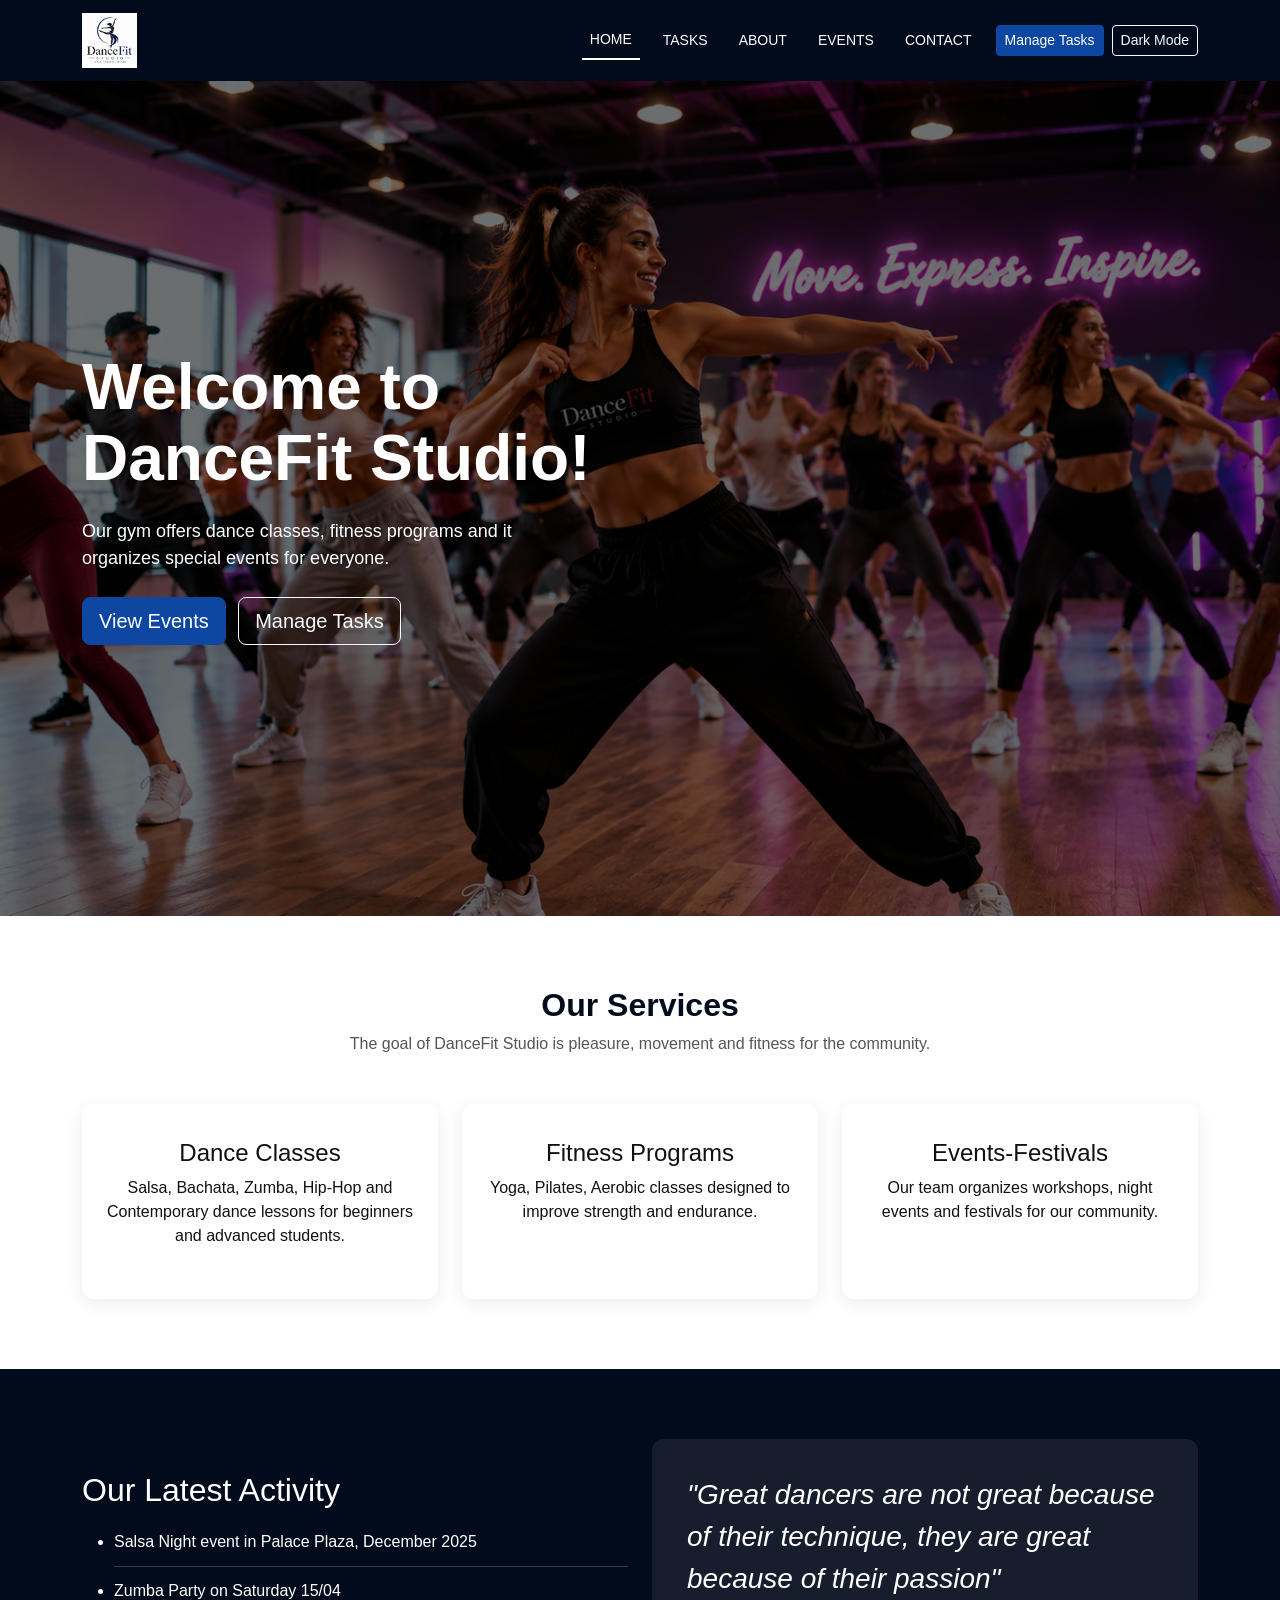
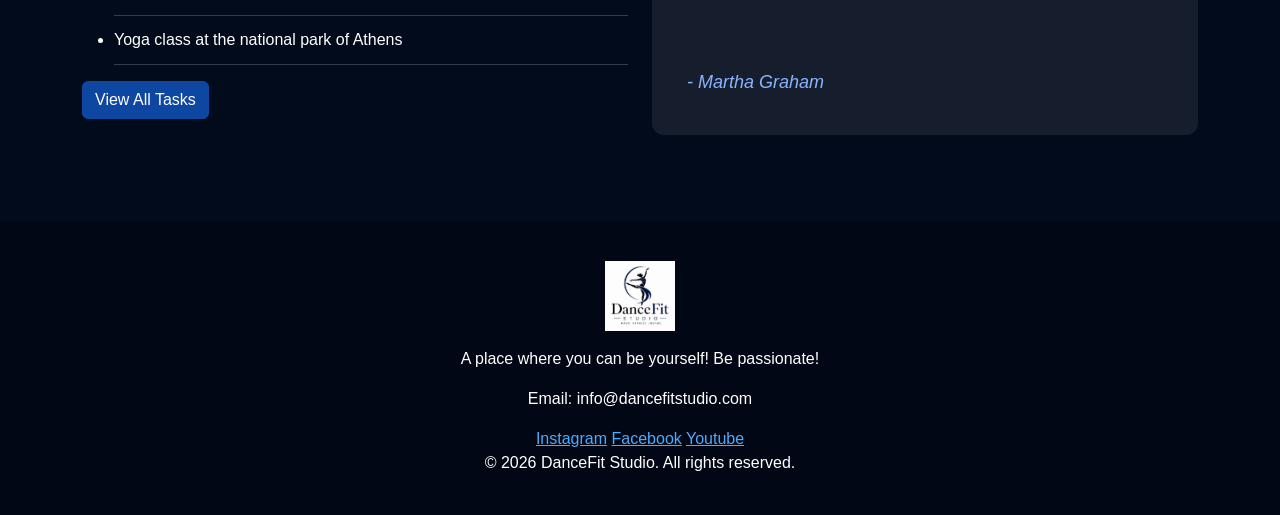
<file: index.html>
<!DOCTYPE html>
<html lang="en">

<head>
    <meta charset="UTF-8">
    <meta name="viewport" content="width=device-width, initial-scale=1.0">
    <title>DanceFit Studio | Home</title>

    <!--Bootstrap CSS-->
    <link href="https://cdn.jsdelivr.net/npm/bootstrap@5.2.1/dist/css/bootstrap.min.css" rel="stylesheet" integrity="sha384-iYQeCzEYFbKjA/T2uDLTpkwGzCiq6soy8tYaI1GyVh/UjpbCx/TYkiZhlZB6+fzT" crossorigin="anonymous">


    <!-- Main CSS file for the design of the website-->
    <link rel="stylesheet" href="css/style.css">
</head>

<body>
    <!--The navigation bar with links to exact pages-->
    <nav class="navbar navbar-expand-lg navbar-dark custom-navbar sticky-top">
        <div class="container">

            <!-- The logo of the website-->
            <a class="navbar-brand" href="index.html">
                <img src="images/logo.png" alt="DanceFit Studio logo" class="logo">
            </a>

            <!-- Hamburger button for menu in the mobile screen-->
            <button class="navbar-toggler" type="button" data-bs-toggle="collapse" data-bs-target="#mainNavbar">
                <span class="navbar-toggler-icon"></span>
            </button>

            <!-- Navigation menu links-->
             <div class="collapse navbar-collapse" id="mainNavbar">
                <ul class="navbar-nav ms-auto align-items-lg-center">

                    <li class="nav-item">
                        <a class="nav-link active" href="index.html">Home</a>
                    </li>

                    <li class="nav-item">
                        <a class="nav-link" href="tasks.html">Tasks</a>
                    </li>

                    <li class="nav-item">
                        <a class="nav-link" href="about.html">About</a>
                    </li>

                    <li class="nav-item">
                        <a class="nav-link" href="events.html">Events</a>
                    </li>

                    <li class="nav-item">
                        <a class="nav-link" href="contact.html">Contact</a>
                    </li>

                    <!--A button for users to go to the task manager-->
                    <li class="nav-item ms-lg-3">
                        <a class="btn btn-primary btn-sm" href="tasks.html">Manage Tasks</a>
                    </li>

                    <!--A button that changes the theme of the homepage into dark mode-->
                    <!--It is connected with the main.js file and it loads the functionality-->
                    <li class="nav-item ms-lg-2">
                        <button class="btn btn-outline-light btn-sm" id="darkModeBtn">
                            Dark Mode
                        </button>
                    </li>

                </ul>
             </div>

        </div>
    </nav>

    <!-- The main banner of the home page to welcome users-->
     <header class="hero-section">
        <div class="hero-overlay">
            <div class="container">
                <div class="row align-items-center min-vh-75">

                    <!--Introduction-->
                    <div class="col-lg-6">
                        <h1 class="hero-title">
                            Welcome to<br>
                            DanceFit Studio!
                        </h1>

                        <p class="hero-subtitle">
                            Our gym offers dance classes, fitness programs and it organizes special events for everyone.
                        </p>

                        <!--A button that leads users to events page-->
                        <a href="events.html" class="btn btn-primary btn-lg me-2">
                            View Events 
                        </a>

                        <!--A button that leads users to tasks page-->
                        <a href="tasks.html" class="btn btn-outline-light btn-lg">
                            Manage Tasks 
                        </a> 
                    </div>
                </div>
            </div>
        </div>
    </header>

    <!--The main services of the gym studio-->
    <section class="section-padding">
        <div class="container">

            <!--A title section to make users understand what they are going to read next-->
            <div class="text-center mb-5">
                <h2 class="section-title">Our Services</h2>
                <p class="section-subtitle">
                    The goal of DanceFit Studio is pleasure, movement and fitness for the community.
                </p>
            </div>

            <!--A grid is created with service cards for better design-->
            <div class="row g-4">
                <!-- 1st Service card for the gym-->
                 <div class="col-md-4">
                    <div class="service-card text-center">
                        <h4>Dance Classes</h4>
                        <p>
                            Salsa, Bachata, Zumba, Hip-Hop and Contemporary dance lessons for beginners and advanced students.
                        </p>
                    </div>
                 </div>

                 <!-- 2nd Service card for the gym-->
                  <div class="col-md-4">
                    <div class="service-card text-center">
                        <h4>Fitness Programs</h4>
                        <p>
                            Yoga, Pilates, Aerobic classes designed to improve strength and endurance.
                        </p>
                    </div>
                  </div>

                  <!-- 3rd Service card for the gym-->
                   <div class="col-md-4">
                    <div class="service-card text-center">
                        <h4>Events-Festivals</h4>
                        <p>
                            Our team organizes workshops, night events and festivals for our community.
                        </p>
                    </div>
                   </div>
            </div>
        </div>
     </section>

     <!-- The latest activity of the gym display-->
      <section class="latest-section">
        <div class="container">
            <div class="row align-items-center g-4">

                <!--A static list is created of the latest activities-->
                <div class="col-lg-6">
                    <h2>Our Latest Activity</h2>

                    <ul class="activity-list">
                        <li>Salsa Night event in Palace Plaza, December 2025</li>
                        <li>Zumba Party on Saturday 15/04</li>
                        <li>Yoga class at the national park of Athens</li>
                    </ul>

                    <!--A link that leads users to tasks page for quick access-->
                    <a href="tasks.html" class="btn btn-primary">
                        View All Tasks 
                    </a>
                </div>

                <!--Quote Box, API Integration through main.js-->
                <div class="col-lg-6">
                    <blockquote class="quote-box">
                        <p id="quoteText">
                            An inspirational quote..
                        </p>
                        <br>
                        <span id="quoteAuthor"></span>
                    </blockquote>
                </div>
            </div>
        </div>
      </section>

      <!--Footer: Logo, copyright information, conctact details-->
      <footer class="footer">
        <div class="container text-center">
            <img src="images/logo.png" alt="DanceFit Studio logo" class="footer-logo">

            <p class="mt-3">
                A place where you can be yourself! Be passionate!
            </p>

            <!--Contact Information-->
            <p>Email: info@dancefitstudio.com</p>

            <!--Social Media Links-->
            <div class="social-links">
                <a href="https://instagram.com" target="_blank">Instagram</a>
                <a href="https://facebook.com" target="_blank">Facebook</a>
                <a href="https://youtube.com" target="_blank">Youtube</a>
            </div>

            <p class="mb-0">
                © 2026 DanceFit Studio. All rights reserved.
            </p>
        </div>
      </footer>

      <!-- Bootstrap Javascript file-->
       <script src="https://cdn.jsdelivr.net/npm/bootstrap@5.2.1/dist/js/bootstrap.bundle.min.js" integrity="sha384-u10knCvxWvY5kfmNBILK2hRnQC3Pr17a+RTT6rIHI7NnikvbZlHgTPOOmMi466C8" crossorigin="anonymous"></script>

       <!--Javascript file for homepage functionalities(API quote, dark mode..)-->
       <script src="js/main.js"></script>

</body>

</html>
</file>
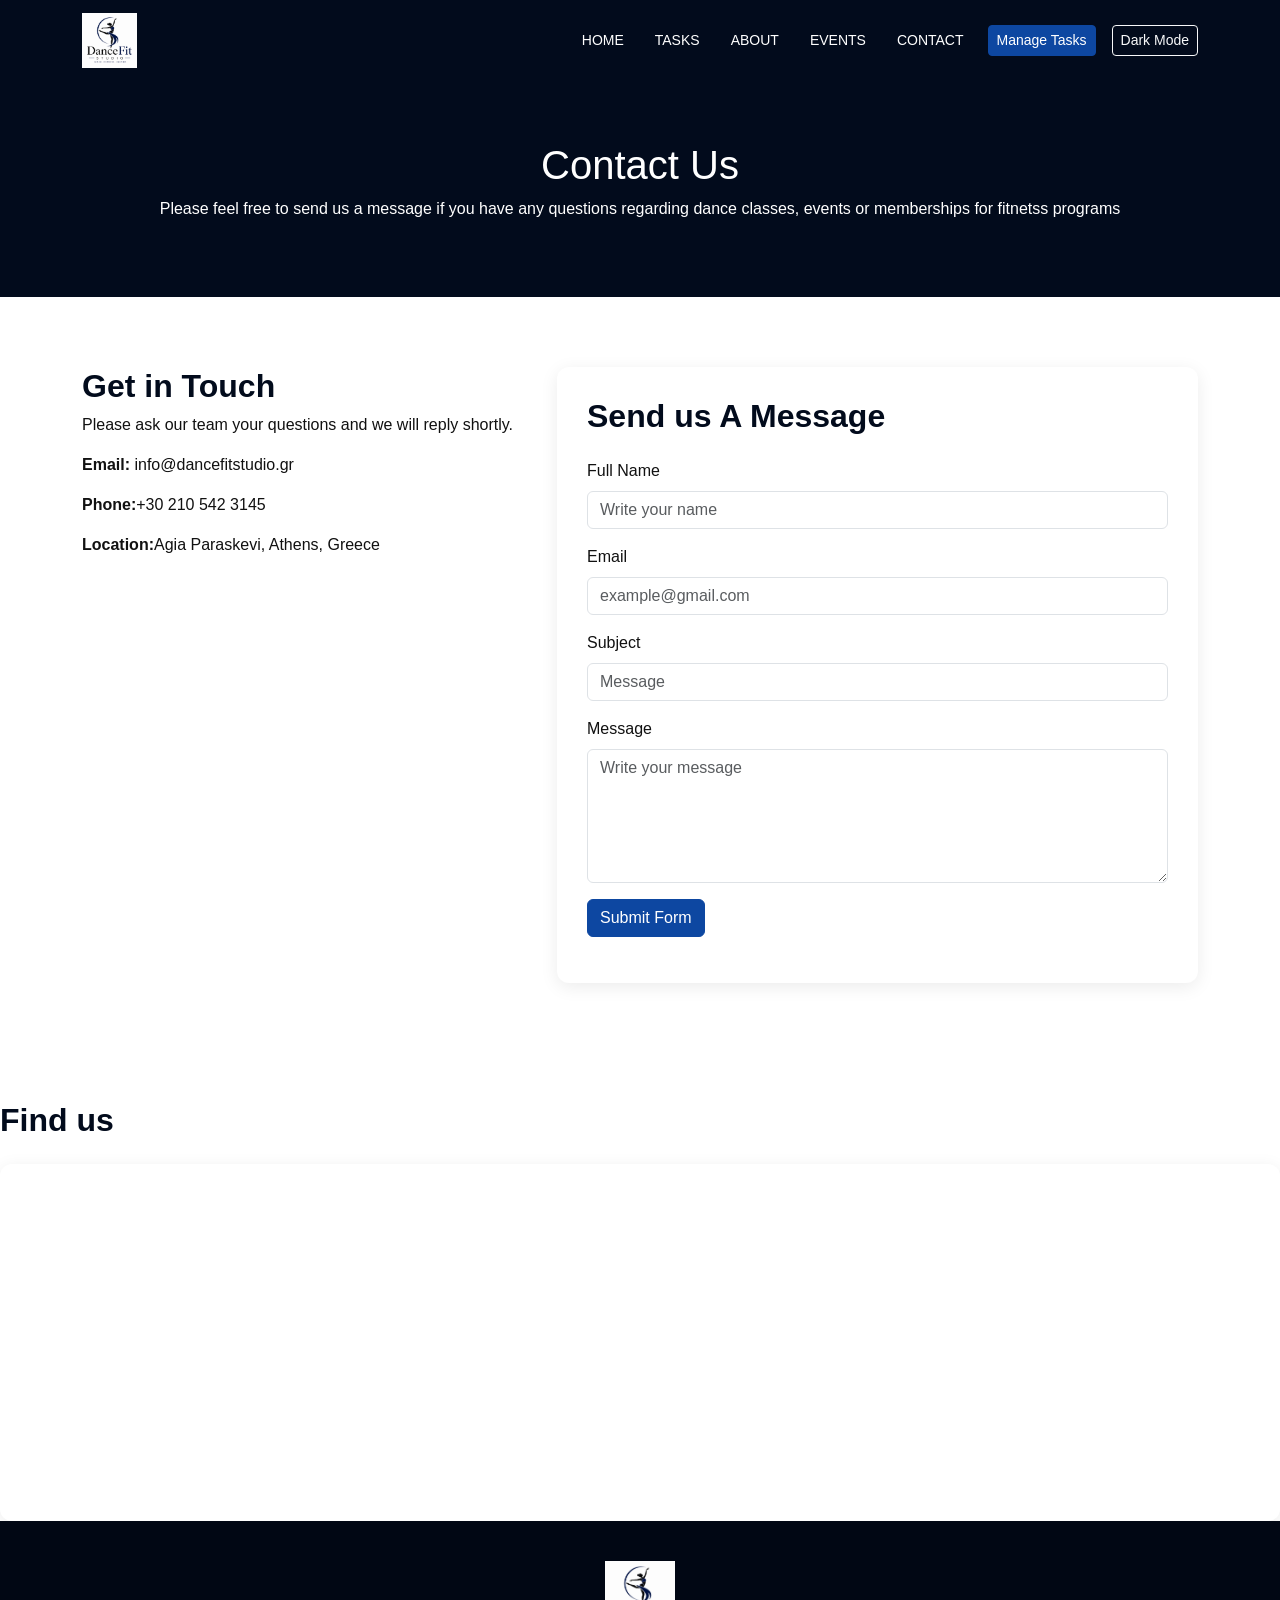
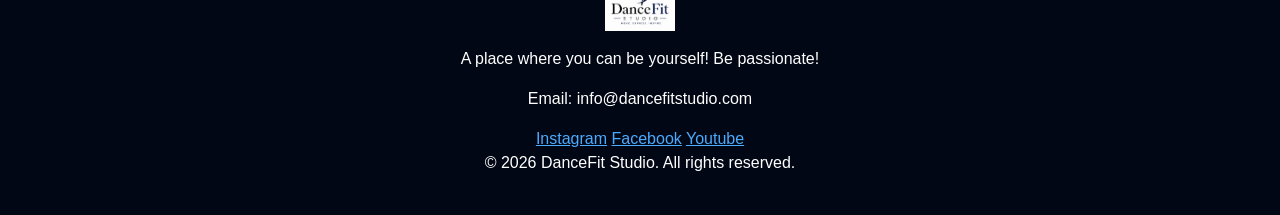
<file: contact.html>
<!DOCTYPE html>
<html lang="en">
<head>

    <meta charset="UTF-8">
    <meta name="viewport" content="width=device-width, initial-scale=1.0">
    <title>DanceFit Studio | Contact</title>

    <link href="https://cdn.jsdelivr.net/npm/bootstrap@5.2.1/dist/css/bootstrap.min.css" rel="stylesheet">
    <link rel="stylesheet" href="css/style.css">
</head>

<body>

    <!--The navigation bar with links to exact pages-->
    <nav class="navbar navbar-expand-lg navbar-dark custom-navbar sticky-top">
        <div class="container">

            <!--The logo of the website-->
            <a class="navbar-brand" href="index.html">
                <img src="images/logo.png" alt="DanceFit Studio logo" class="logo">
            </a>

            <!--The button for the mobile menu version-->
            <button class="navbar-toggler" type="button" data-bs-toggle="collapse" data-bs-target="#MainNavBar">
                <span class="navbar-toggler-icon"></span>
            </button>

            <!--The navigation links-->
            <div class="collapse navbar-collapse" id="MainNavBar">
                <ul class="navbar-nav ms-auto align-items-lg-center">

                    <li class="nav-item">
                        <a class="nav-link" href="index.html">Home</a>
                    </li>

                    <li class="nav-item">
                        <a class="nav-link" href="tasks.html">Tasks</a>
                    </li>

                    <li class="nav-item">
                        <a class="nav-link" href="about.html">About</a>
                    </li>

                    <li class="nav-item">
                        <a class="nav-link" href="events.html">Events</a>
                    </li>

                    <li class="nav-item">
                        <a class="nav-link" href="contact.html">Contact</a>
                    </li>

                    <!--A button that leads to tasks page-->
                    <li class="nav-item ms-lg-3">
                        <a class="btn btn-primary btn-sm" href="tasks.html">Manage Tasks</a>
                    </li>

                    <!--A button to change the theme into dark mode-->
                    <li class="nav-item ms-lg-3">
                        <button class="btn btn-outline-light btn-sm" id="darkModeBtn">
                            Dark Mode
                        </button>
                    </li>
                </ul>
            </div>
        </div>
    </nav>

    <!--A title and description for the contact page-->
    <header class="page-header text-center">
        <div class="container">
            <h1>Contact Us</h1>
            <p>Please feel free to send us a message if you have any questions regarding dance classes, events or memberships for fitnetss programs</p>
        </div>
    </header>

    <main class="section-padding">
        <div class="container">
            <div class="row g-4">

                <div class="col-lg-5">
                    <h2 class="section-title">Get in Touch</h2>
                    <p>Please ask our team your questions and we will reply shortly.</p>

                    <!--Gym Studio contact details-->
                    <div class="contact-information">
                        <p><strong>Email:</strong> info@dancefitstudio.gr</p>
                        <p><strong>Phone:</strong>+30 210 542 3145</p>
                        <p><strong>Location:</strong>Agia Paraskevi, Athens, Greece</p>
                    </div>
                </div>

                <!--A contact form for users to fill-->
                <div class="col-lg-7">
                    <div class="contact-card">
                        <h2 class="section-title mb-4">Send us A Message</h2>

                        <form id="contactForm">
                            <div class="mb-3">

                                <label for="contactName" class="form-label">Full Name</label>
                                <input type="text" class="form-control" id="contactName" placeholder="Write your name" required>

                            </div>

                            <div class="mb-3">

                                <label for="contactEmail" class="form-label">Email</label>
                                <input type="email" class="form-control" id="contactEmail" placeholder="example@gmail.com" required>

                            </div>

                            <div class="mb-3">

                                <label for="contactSubject" class="form-label">Subject</label>
                                <input type="text" class="form-control" id="contactSubject" placeholder="Message">

                            </div>

                            <div class="mb-3">

                                <label for="contactMessage" class="form-label">Message</label>
                                <textarea class="form-control" id="contactMessage" rows="5" placeholder="Write your message"></textarea>

                            </div>

                            <!--A button for users to submt the form-->
                            <button type="submit" class="btn btn-primary">
                                Submit Form
                            </button>

                            <!--A message appears on the screen when it is successful-->
                            <!--The file contact.js checks this functionality-->
                            <p id="contactResult" class="mt-3"></p>


                        </form>
                    </div>
                </div>
            </div>
        </div>
    </main>

    <!--Google Maps Integration-->
    <section class="mt-5">
        <h2 class="section-title mb-4">Find us</h2>
        <div class="map-container">
            <iframe
                src="https://maps.google.com"
                width="100%"
                height="350"
                loading="lazy"
                title="DanceFit Studio in Agia Paraskevi">
            </iframe>
        </div>
    </section>

    <!--Footer-->
      <footer class="footer">
        <div class="container text-center">
            <img src="images/logo.png" alt="DanceFit Studio logo" class="footer-logo">

            <p class="mt-3">
                A place where you can be yourself! Be passionate!
            </p>

            <!--Contact Information-->
            <p>Email: info@dancefitstudio.com</p>

            <!--Social Media Links-->
            <div class="social-links">
                <a href="https://instagram.com" target="_blank">Instagram</a>
                <a href="https://facebook.com" target="_blank">Facebook</a>
                <a href="https://youtube.com" target="_blank">Youtube</a>
            </div>

            <!--Copyright-->
            <p class="mb-0">
                © 2026 DanceFit Studio. All rights reserved.
            </p>
        </div>
      </footer>

      <!-- Javascript files-->
       <script src="https://cdn.jsdelivr.net/npm/bootstrap@5.2.1/dist/js/bootstrap.bundle.min.js"></script>

       
       <script src="js/main.js"></script>
       <script src="js/contact.js"></script>
</body>

</html>
</file>
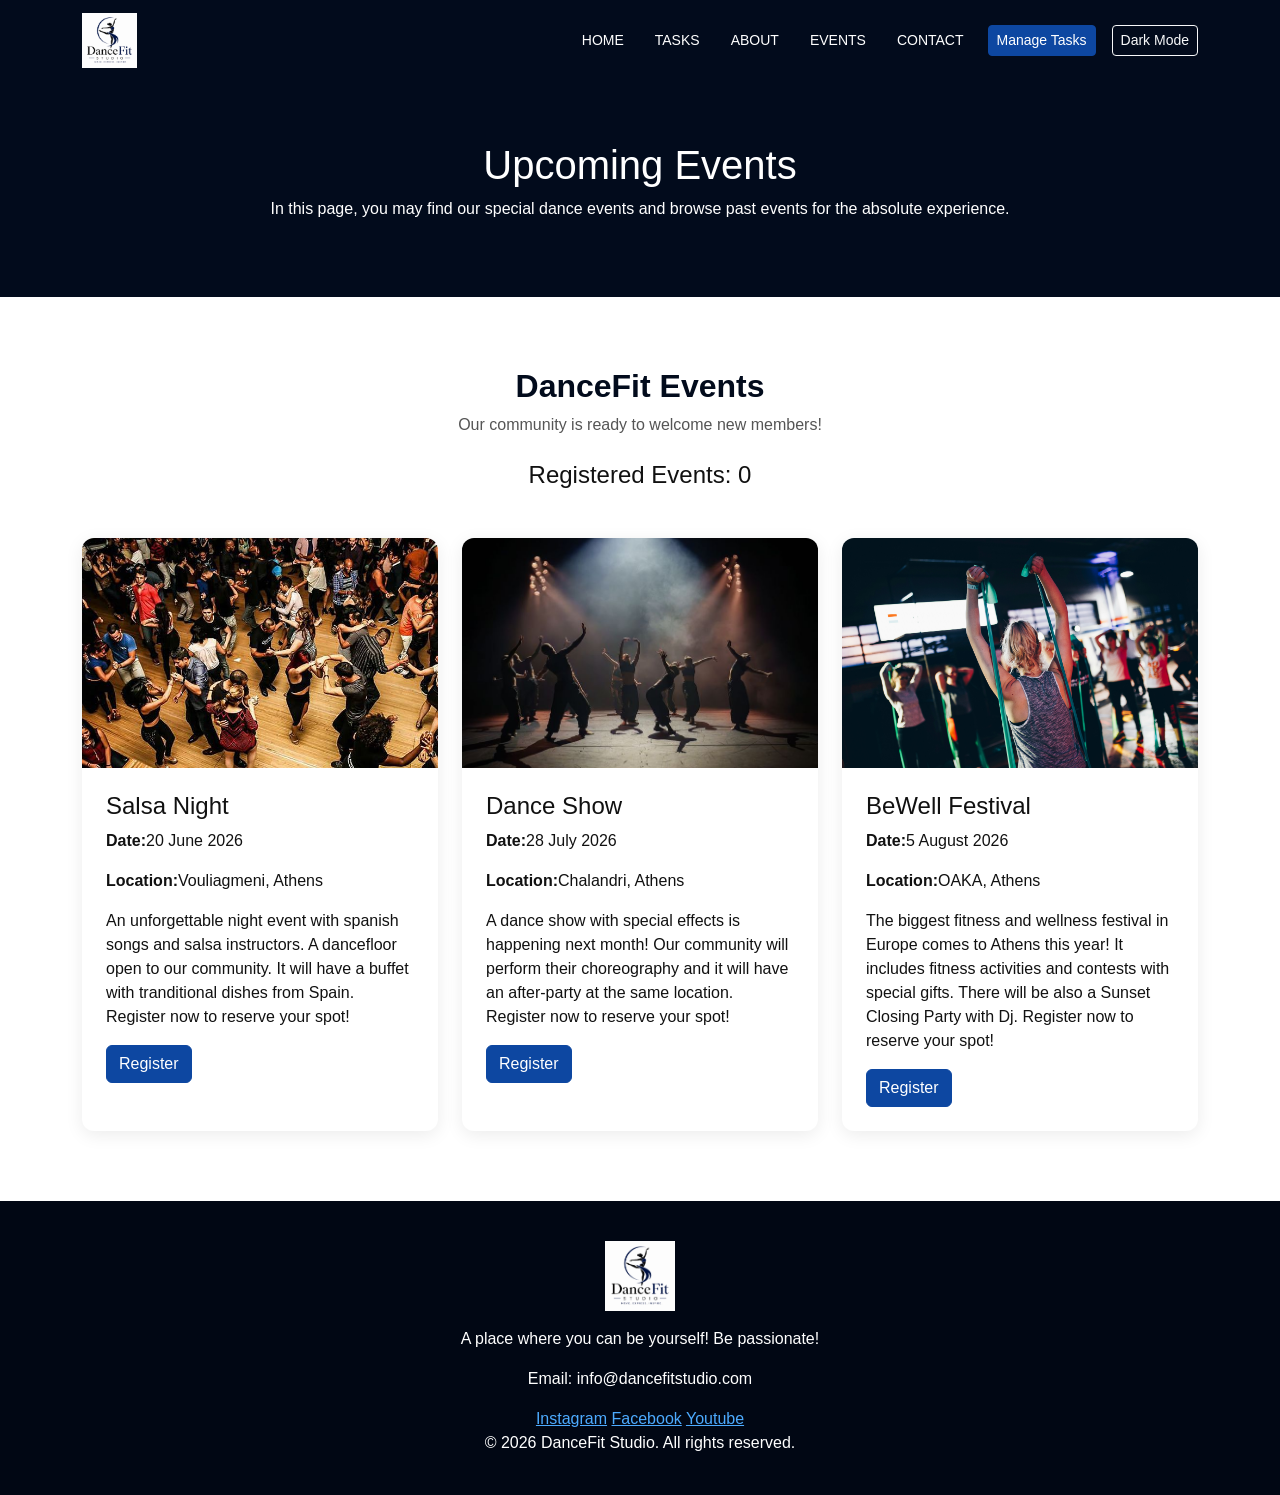
<file: events.html>
<!DOCTYPE html>
<html lang="en">

<head>

    <meta charset="UTF-8">
    <meta name="viewport" content="width=device-width, initial-scale=1.0">
    <title>DanceFit Studio | Events</title>

    <link href="https://cdn.jsdelivr.net/npm/bootstrap@5.2.1/dist/css/bootstrap.min.css" rel="stylesheet">
    <link rel="stylesheet" href="css/style.css">
</head>

<body>

    <!--The navigation bar with links to exact pages-->
    <nav class="navbar navbar-expand-lg navbar-dark custom-navbar sticky-top">
        <div class="container">

            <!--the logo of the website-->
            <a class="navbar-brand" href="index.html">
                <img src="images/logo.png" alt="DanceFit Studio logo" class="logo">
            </a>

            <!--The menu button for mobiles-->
            <button class="navbar-toggler" type="button" data-bs-toggle="collapse" data-bs-target="#MainNavBar">
                <span class="navbar-toggler-icon"></span>
            </button>

            <!--the navigation links for the menu at the top of the website -->
            <div class="collapse navbar-collapse" id="MainNavBar">
                <ul class="navbar-nav ms-auto align-items-lg-center">

                    <li class="nav-item">
                        <a class="nav-link" href="index.html">Home</a>
                    </li>

                    <li class="nav-item">
                        <a class="nav-link" href="tasks.html">Tasks</a>
                    </li>

                    <li class="nav-item">
                        <a class="nav-link" href="about.html">About</a>
                    </li>

                    <li class="nav-item">
                        <a class="nav-link" href="events.html">Events</a>
                    </li>

                    <li class="nav-item">
                        <a class="nav-link" href="contact.html">Contact</a>
                    </li>

                    <li class="nav-item ms-lg-3">
                        <a class="btn btn-primary btn-sm" href="tasks.html">Manage Tasks</a>
                    </li>

                    <li class="nav-item ms-lg-3">
                        <button class="btn btn-outline-light btn-sm" id="darkModeBtn">
                            Dark Mode
                        </button>
                    </li>
                </ul>
            </div>
        </div>
    </nav>

    <!--A title and description to introduce the content to the users-->
    <header class="page-header text-center">
        <div class="container">
            <h1>Upcoming Events</h1>
            <p>In this page, you may find our special dance events and browse past events for the absolute experience.</p>
        </div>
    </header>

    <!--the main events are being displayed to the website-->
    <main class="section-padding">
        <div class="container">

            <div class="text-center mb-5">
                <h2 class="section-title">DanceFit Events</h2>
                <p class="section-subtitle">
                    Our community is ready to welcome new members!
                </p>

                <!--connected to javascript file for counting event registrations-->
                <h4 class="mt-4">
                    Registered Events: <span id="registeredCount">0</span>
                </h4>

                <!--the message when registration is successful-->
                <!--the file events.js is being used because it updates the id dynamically -->
                <div id="registrationMessage"></div>

            </div>


            <!--All events are being shown to users with information details-->
            <!--this method is used to add space between columns and the row contain all event cards-->
            <div class="row g-4">
                <div class="col-md-4">
                    <div class="event-card">
                        <img src="images/salsa_night.jpg" alt="Salsa Night Event" class="img-fluid event-img">
                        <div class="p-4">
                            <h4>Salsa Night</h4>
                            <p><strong>Date:</strong>20 June 2026</p>
                            <p><strong>Location:</strong>Vouliagmeni, Athens</p>
                            <p>An unforgettable night event with spanish songs and salsa instructors. A dancefloor open to our community.
                                It will have a buffet with tranditional dishes from Spain.
                                Register now to reserve your spot!
                            </p>

                            <!--the register button-->
                            <button class="btn btn-primary register-btn">Register</button>

                        </div>
                    </div>
                </div>

                <!--this method is used to have 3 event cards per row on big screens such as a computer-->
                <div class="col-md-4">
                    <div class="event-card">
                        <img src="images/dancing_events.jpg" alt="Show" class="img-fluid event-img">
                        <div class="p-4">
                            <h4>Dance Show</h4>
                            <p><strong>Date:</strong>28 July 2026</p>
                            <p><strong>Location:</strong>Chalandri, Athens</p>
                            <p>A dance show with special effects is happening next month! Our community will perform their choreography
                                and it will have an after-party at the same location.
                                Register now to reserve your spot!
                            </p>

                            <button class="btn btn-primary register-btn">Register</button>

                        </div>
                    </div>
                </div>

                <div class="col-md-4">
                    <div class="event-card">
                        <img src="images/fitness_event.jpg" alt="BeWell Festival" class="img-fluid event-img">
                        <div class="p-4">
                            <h4>BeWell Festival</h4>
                            <p><strong>Date:</strong>5 August 2026</p>
                            <p><strong>Location:</strong>OAKA, Athens</p>
                            <p> The biggest fitness and wellness festival in Europe comes to Athens this year!
                                It includes fitness activities and contests with special gifts.
                                There will be also a Sunset Closing Party with Dj.
                                Register now to reserve your spot!
                            </p>

                            <button class="btn btn-primary register-btn">Register</button>

                        </div>
                    </div>
                </div>
                
            </div>


        </div>
    </main>



<!--Footer-->
      <footer class="footer">
        <div class="container text-center">
            <img src="images/logo.png" alt="DanceFit Studio logo" class="footer-logo">

            <p class="mt-3">
                A place where you can be yourself! Be passionate!
            </p>

            <!--Contact Information-->
            <p>Email: info@dancefitstudio.com</p>

            <!--Social Media Links-->
            <div class="social-links">
                <a href="https://instagram.com" target="_blank">Instagram</a>
                <a href="https://facebook.com" target="_blank">Facebook</a>
                <a href="https://youtube.com" target="_blank">Youtube</a>
            </div>

            <!--Copyright-->
            <p class="mb-0">
                © 2026 DanceFit Studio. All rights reserved.
            </p>
        </div>
      </footer>

      <!-- Bootstrap Javascript file-->
       <script src="https://cdn.jsdelivr.net/npm/bootstrap@5.2.1/dist/js/bootstrap.bundle.min.js"></script>

       <!--Javascript files-->
       <script src="js/main.js"></script>
       <script src="js/events.js"></script>
</file>
<file: css/style.css>
html, body {
    overflow-x: hidden;
}

body {
    font-family: Arial, Helvetica, sans-serif;
    background-color: #ffffff;
    color: #111111;
}

/*the navigation bar*/
.custom-navbar {
    background-color: #020b1c;
}

.logo {
    height: 55px;
}

.nav-link {
    color: #ffffff;
    margin-left: 15px;
    font-size: 14px;
    text-transform: uppercase;
}

.nav-link.active {
    border-bottom: 2px solid #ffffff;
}

/*Buttons*/
.btn-primary {
    background-color: #0d47a1;
    border-color: #0d47a1;
}

/*Homepage τitle sections*/
.hero-section {
    background-image: url("../images/banner_homepage.png");
    background-size: cover;
    background-position: center;
    color: white;
}

.hero-overlay {
    background-color: rgba(0, 0, 0, 0.55);
    padding: 80px 0;
}

.min-vh-75 {
    min-height: 75vh;
}

.hero-title {
    font-size: clamp(2.2rem, 6vw, 4rem);
    font-weight: 800;
    line-height: 1.1;
}

.hero-subtitle {
    font-size: 18px;
    margin: 25px 0;
    max-width: 500px;
}

/*Sections for pages*/
.section-padding {
    padding: 70px 0;
}

.section-title {
    color: #020b1c;
    font-weight: 700;
}

.section-subtitle {
    color: #555555;
}

/*Service cards*/
.service-card {
    background-color: #ffffff;
    padding: 35px 25px;
    border-radius: 12px;
    box-shadow: 0 4px 18px rgba(0, 0, 0, 0.08);
    height: 100%;
}

/*Latest activity section*/
.latest-section {
    background-color: #020b1c;
    color: #ffffff;
    padding: 70px 0;
}

.activity-list li {
    padding: 12px 0;
    border-bottom: 1px solid rgba(255, 255, 255, 0.2);
}

.quote-box {
    font-size: 28px;
    font-style: italic;
    background-color: rgba(255, 255, 255, 0.08);
    padding: 35px;
    border-radius: 12px;
}

.quote-box span {
    font-size: 18px;
    color: #8ab4ff;
}

.page-header {
    background-color: #020b1c;
    color:white;
    padding: 60px 0;
}

/* Tasks Page */
.summary-card
.analytics-card {
    background-color: #ffffff;
    padding: 25px;
    border-radius: 12px;
    box-shadow: 0 4px 18px rgba(0, 0, 0, 0.08);
}

.summary-card h3 {
    color: #0d47a1;
    font-weight: 700;
}

.analytics-card {
    max-width: 600px;
}

/*About Page*/
.team-card {
    background-color: #ffffff;
    padding: 30px;
    border-radius: 12px;
    box-shadow: 0 4px 18px rgba(0, 0, 0, 0.08);
    height:100%;
}

.team-img {
    width: 150px;
    height: 150px;
    object-fit: cover;
    margin-bottom: 20px;
}

/* Contact Page */
.contact-card {
    background-color: #ffffff;
    padding: 30px;
    border-radius: 12px;
    box-shadow: 0 4px 18px rgba(0, 0, 0, 0.08);
}

.contact-info {
    margin-top: 25px;
}

/*Google Maps Integration*/
.map-container {
    border-radius: 12px;
    overflow: hidden;
    box-shadow: 0 4px 18px rgba(0, 0, 0, 0.08);
}

.map-container iframe {
    border: 0;
}

/*Events page*/
.event-card {
    background-color: #ffffff;
    color: #111111;
    border-radius: 12px;
    overflow: hidden;
    box-shadow: 0 4px 18px rgba(0, 0, 0, 0.08);
    height: 100%;
}

.event-card p {
    color: #111111;
}

.event-img {
    width: 100%;
    height: 230px;
    object-fit: cover;
}

/*Footer*/
.footer {
    background-color: #010714;
    color:#ffffff;
    padding: 40px 0;
}

.footer-logo {
    height: 70px;
}

.social-links a {
    color: #4dabff;
    text-decoration: underline;
    margin: 0, 10px;
}

/*Dark mode*/
.dark-mode {
    background-color: #121212;
    color: #ffffff;
}

.dark-mode main,
.dark-mode section,
.dark-mode .section-padding {
    background-color: #121212;
}

.dark-mode .section-title {
    color: #ffffff;
    background-color: transparent;
}

.dark-mode .bg-light .section-title {
    color: #ffffff;
}

.dark-mode .bg-light .section-subtitle {
    color: #cccccc;
}

.dark-mode .section-subtitle {
    color: #cccccc;
    background-color: transparent;
}

.dark-mode h1,
.dark-mode h2,
.dark-mode h3,
.dark-mode h4,
.dark-mode p,
.dark-mode label {
    background-color: transparent;
}

/*Dark mode cards*/
.dark-mode .service-card,
.dark-mode .summary-card,
.dark-mode .analytics-card,
.dark-mode .team-card,
.dark-mode .contact-card,
.dark-mode .event-card {
    background-color: #1e1e1e;
    color: #ffffff;
}

.dark-mode .summary-card h3 {
    color: #8ab4ff;
}

.dark-mode .bg-light {
    background-color: #121212;
}

/*Dark mode forms*/
.dark-mode .form-control,
.dark-mode .form-select {
    background-color: #2b2b2b;
    color: #ffffff;
    border-color: #555555;
}

.dark-mode .form-control::placeholder {
    color: #cccccc;
}

/*Dark mode tables*/
.dark-mode .table,
.dark-mode .table-responsive,
.dark-mode table,
.dark-mode tbody,
.dark-mode tr,
.dark-mode td {
    background-color: #1e1e1e;
    color: #ffffff;
}

.dark-mode th {
    color: #ffffff;
}

.dark-mode .event-card p {
    color: #ffffff;
}

.dark-mode .map-container {
    background-color: #1e1e1e;
    color: #ffffff;
}

/*The website being responsive for mobile version*/
@media (max-width: 768px) {

    .hero-title {
        font-size: 2rem;
    }

    .hero-section .btn {
        display: block;
        width: 100%;
        margin-bottom: 10px;
    }

    .hero-overlay {
        padding: 50px 0;
    }

    .hero-subtitle {
        font-size: 16px;
    }

    .btn-lg {
        font-size: 12px;
        padding: 10px 16px;
        margin-bottom: 10px;
    }

    .service-card {
        margin-bottom: 18px;
    }

    .quote-box {
        font-size:15px;
    }

    .footer-logo {
        height: 50px;
    }

    .nav-link {
        margin-left: 0;
        margin-top: 10px;
    }
}
</file>
